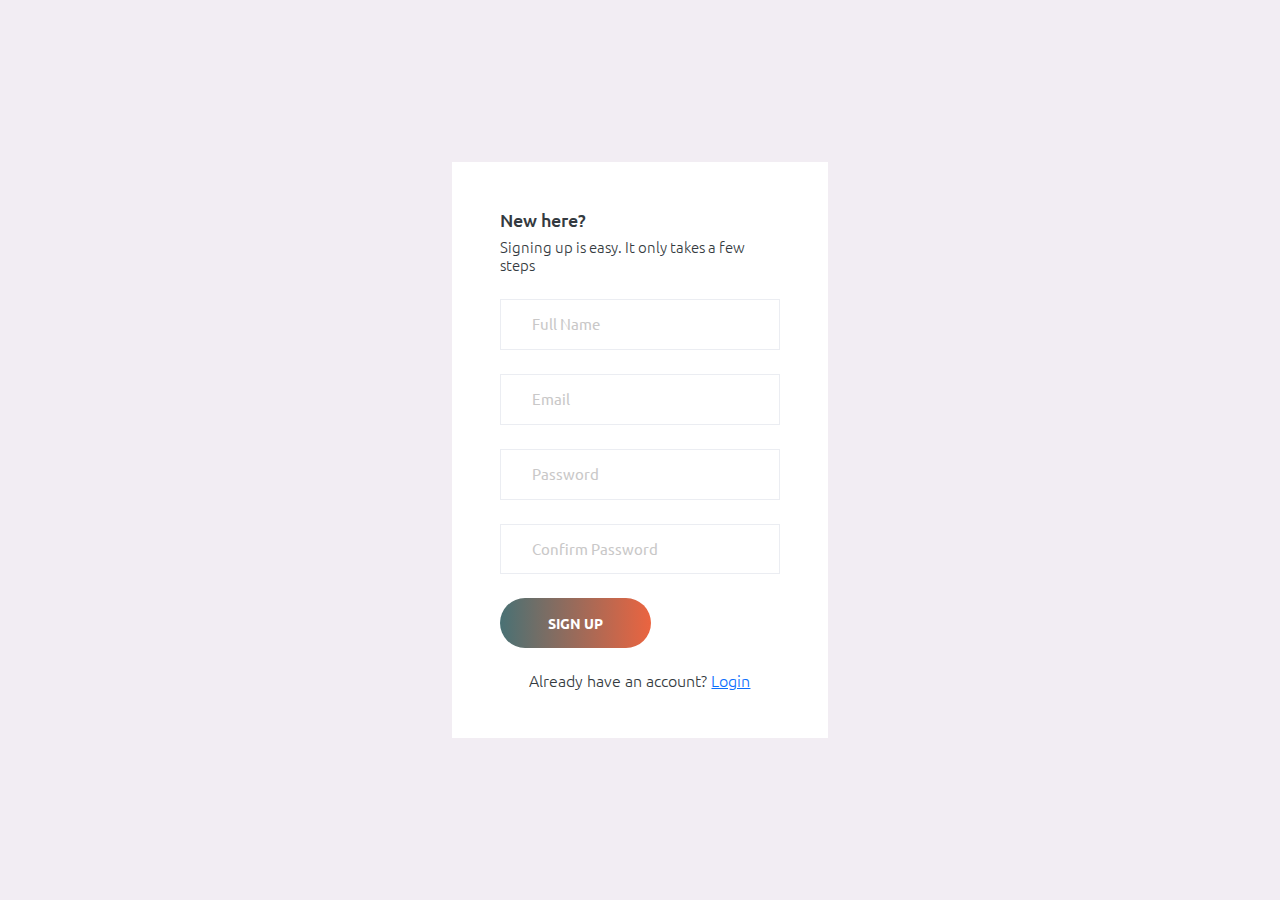
<file: templates/register.html>
<!DOCTYPE html>
<html lang="en">
  <head>
    <meta charset="utf-8">
    <meta name="viewport" content="width=device-width, initial-scale=1, shrink-to-fit=no">
    <title>Task Management Application</title>
    <link rel="stylesheet" href="../../static/vendors/mdi/css/materialdesignicons.min.css">
    <link rel="stylesheet" href="../../static/vendors/css/vendor.bundle.base.css">
   
    <link rel="stylesheet" href="../../static/css/style.css">
    <link rel="shortcut icon" href="../../static/images/favicon.ico" />
  </head>
  <body>
    <div class="container-scroller">
      <div class="container-fluid page-body-wrapper full-page-wrapper">
        <div class="content-wrapper d-flex align-items-center auth">
          <div class="row flex-grow">
            <div class="col-lg-4 mx-auto">
              <div class="auth-form-light text-left p-5">
               
                <h4>New here?</h4>
                <h6 class="font-weight-light">Signing up is easy. It only takes a few steps</h6>
                <form  class="pt-3" id="register_form" action="http://127.0.0.1:5000/register/new" method="POST" onsubmit="return validateForm()">
          
                  <div class="form-group">
                    <input type="text" id="user_name" class="form-control form-control-lg" name="name" placeholder="Full Name" >
                    <small class="error-message"></small>                  </div>
                  <div class="form-group">
                    <input type="email" id="user_email"class="form-control form-control-lg" name="email" placeholder="Email" >
                    <small class="colorsmall"></small>
                    </div>
                    
                  <div class="form-group">
                    <input type="password" id="user_password" class="form-control form-control-lg" name="password" placeholder="Password" >
                    <small class="colorsmall"></small>
                </div>
                <div class="form-group">
                  <input type="password" id="confirm_password" class="form-control form-control-lg" name="confirm_password" placeholder="Confirm Password" >
                      <small class="colorsmall"></small>
              </div>
                  
                  <div class="mt-3">
                    <input type="submit" class="btn btn-block btn-gradient-primary btn-rounded btn-lg font-weight-medium auth-form-btn" value="SIGN UP">
                  </div>
                  <div class="text-center mt-4 font-weight-light"> Already have an account? <a href="{{ url_for('login') }}" class="text-primary">Login</a>
                  </div>
                </form>
              </div>
            </div>
          </div>
        </div>
      </div>
    </div>
    <script src="../../static/vendors/js/vendor.bundle.base.js"></script>
  
    <script src="../../static/js/off-canvas.js"></script>
    <script src="../../static/js/hoverable-collapse.js"></script>
    <script src="../../static/js/misc.js"></script>
    <script src="/static/js/validateForm.js"></script>

  </body>
</html>
</file>
<file: static/vendors/css/vendor.bundle.base.css>
/*
 * Container style
 */
.ps {
  overflow: hidden !important;
  overflow-anchor: none;
  -ms-overflow-style: none;
  touch-action: auto;
  -ms-touch-action: auto;
}

/*
 * Scrollbar rail styles
 */
.ps__rail-x {
  display: none;
  opacity: 0;
  transition: background-color .2s linear, opacity .2s linear;
  -webkit-transition: background-color .2s linear, opacity .2s linear;
  height: 15px;
  /* there must be 'bottom' or 'top' for ps__rail-x */
  bottom: 0px;
  /* please don't change 'position' */
  position: absolute;
}

.ps__rail-y {
  display: none;
  opacity: 0;
  transition: background-color .2s linear, opacity .2s linear;
  -webkit-transition: background-color .2s linear, opacity .2s linear;
  width: 15px;
  /* there must be 'right' or 'left' for ps__rail-y */
  right: 0;
  /* please don't change 'position' */
  position: absolute;
}

.ps--active-x > .ps__rail-x,
.ps--active-y > .ps__rail-y {
  display: block;
  background-color: transparent;
}

.ps:hover > .ps__rail-x,
.ps:hover > .ps__rail-y,
.ps--focus > .ps__rail-x,
.ps--focus > .ps__rail-y,
.ps--scrolling-x > .ps__rail-x,
.ps--scrolling-y > .ps__rail-y {
  opacity: 0.6;
}

.ps .ps__rail-x:hover,
.ps .ps__rail-y:hover,
.ps .ps__rail-x:focus,
.ps .ps__rail-y:focus,
.ps .ps__rail-x.ps--clicking,
.ps .ps__rail-y.ps--clicking {
  background-color: #eee;
  opacity: 0.9;
}

/*
 * Scrollbar thumb styles
 */
.ps__thumb-x {
  background-color: #aaa;
  border-radius: 6px;
  transition: background-color .2s linear, height .2s ease-in-out;
  -webkit-transition: background-color .2s linear, height .2s ease-in-out;
  height: 6px;
  /* there must be 'bottom' for ps__thumb-x */
  bottom: 2px;
  /* please don't change 'position' */
  position: absolute;
}

.ps__thumb-y {
  background-color: #aaa;
  border-radius: 6px;
  transition: background-color .2s linear, width .2s ease-in-out;
  -webkit-transition: background-color .2s linear, width .2s ease-in-out;
  width: 6px;
  /* there must be 'right' for ps__thumb-y */
  right: 2px;
  /* please don't change 'position' */
  position: absolute;
}

.ps__rail-x:hover > .ps__thumb-x,
.ps__rail-x:focus > .ps__thumb-x,
.ps__rail-x.ps--clicking .ps__thumb-x {
  background-color: #999;
  height: 11px;
}

.ps__rail-y:hover > .ps__thumb-y,
.ps__rail-y:focus > .ps__thumb-y,
.ps__rail-y.ps--clicking .ps__thumb-y {
  background-color: #999;
  width: 11px;
}

/* MS supports */
@supports (-ms-overflow-style: none) {
  .ps {
    overflow: auto !important;
  }
}

@media screen and (-ms-high-contrast: active), (-ms-high-contrast: none) {
  .ps {
    overflow: auto !important;
  }
}
</file>
